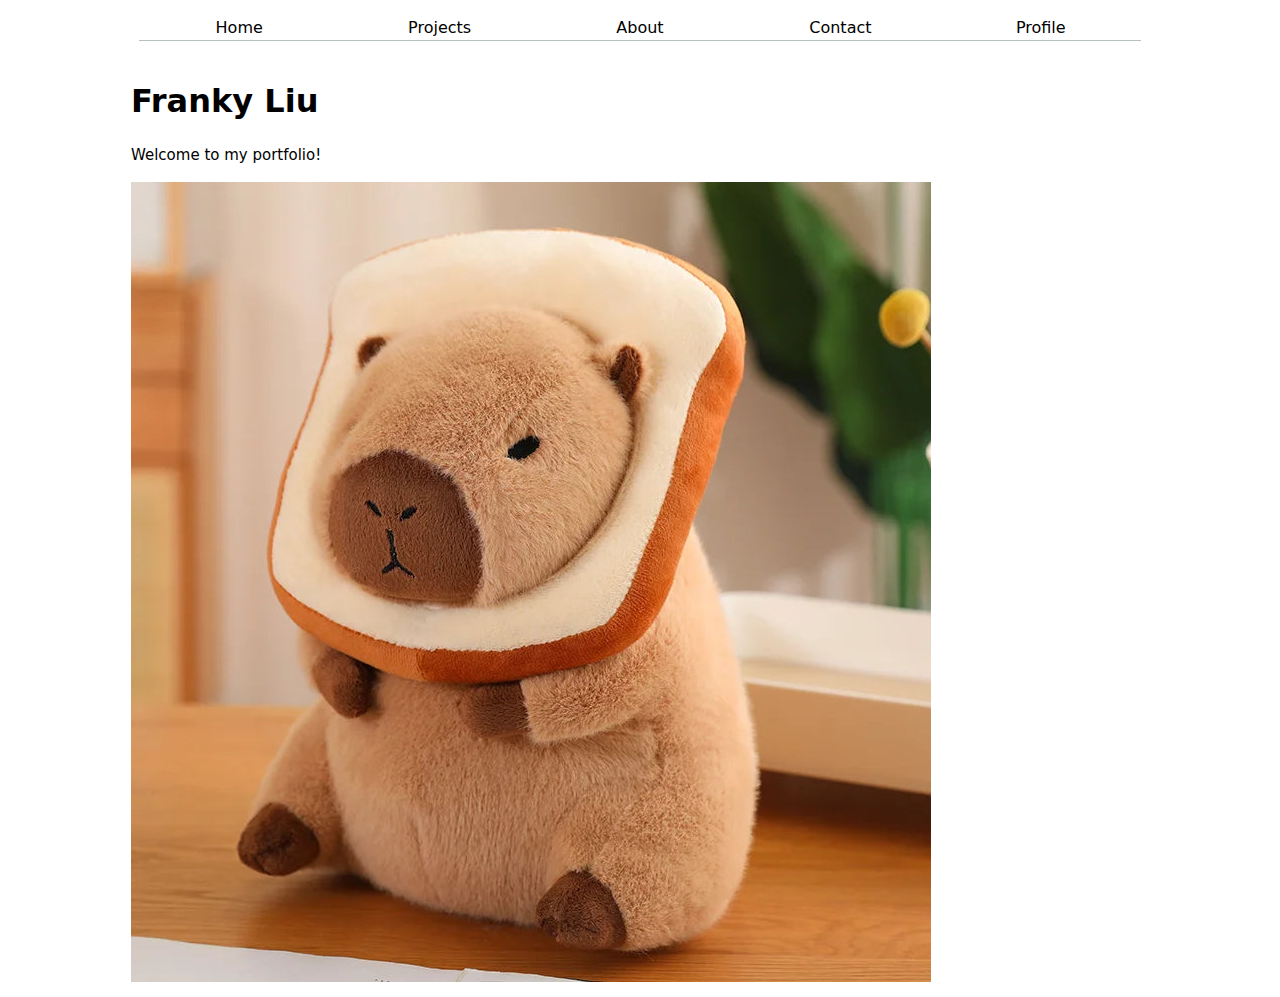
<file: index.html>
<!DOCTYPE html>
<html lang="en">
<head>
    <meta charset="UTF-8">
    <meta name="viewport" content="width=device-width, initial-scale=1.0">
    <title>Franky: Personal site and portfolio</title>
    <link rel="stylesheet" href="style.css">
</head>
<body>
    <nav>
    <a href="index.html">Home</a>
    <a href="projects/index.html">Projects</a>
    <a href="about/index.html">About</a>
    <a href="contact/index.html">Contact</a>
    <a href="https://github.com/chillingandcoding", target="blank">Profile</a>
    </nav>
    <h1>Franky Liu</h1>
    <p>Welcome to my portfolio!</p>
    <img src="images/capybara.jpeg" alt="A Capybara Plushie">
</body>
</html>
</file>
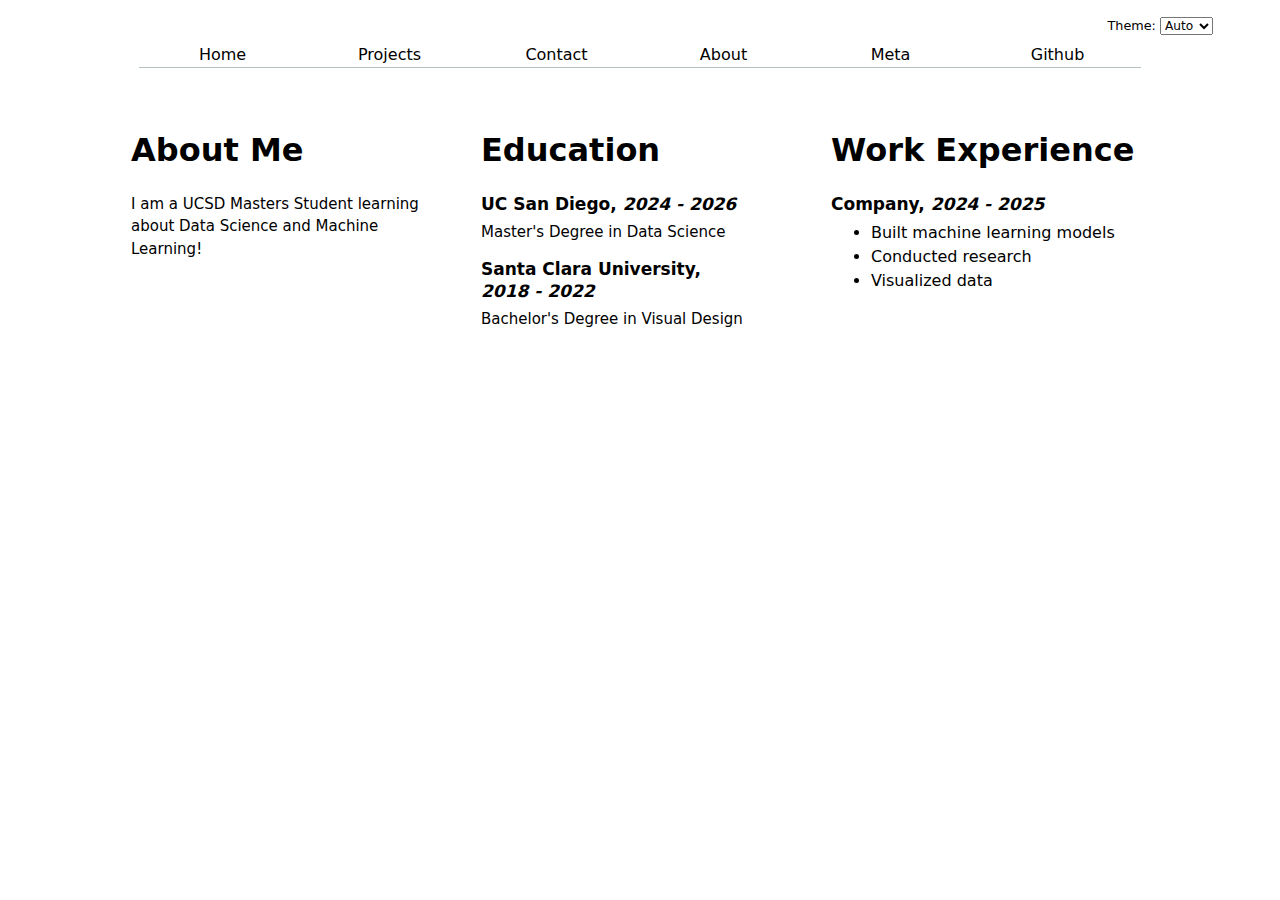
<file: about/index.html>
<!DOCTYPE html>
<html lang="en">

<head>
    <meta charset="UTF-8">
    <meta name="viewport" content="width=device-width, initial-scale=1.0">
    <title>Franky: About</title>
    <link rel="stylesheet" href="../style.css">
    <script src="../global.js" type="module"></script>
</head>

<body>
    <div class="About">
        <section>
            <h1>About Me</h1>
            <p>I am a UCSD Masters Student learning about Data Science and Machine Learning!</p>
        </section>
        <section>
            <h1>Education</h1>
            <article>
                <h2>UC San Diego, <i><time datetime="2024">2024</time>
                        - <time datetime="2026">2026</time></i></h2>
                <p>Master's Degree in Data Science</p>
            </article>
            <article>
                <h2>Santa Clara University, <i><time datetime="2018">2018</time>
                        - <time datetime="2022">2022</time></i></h2>
                <p>Bachelor's Degree in Visual Design</p>
            </article>
        </section>
        <section>
            <h1>Work Experience</h1>
            <article>
                <h2>Company, <i><time datetime="2024">2024</time>
                        - <time datetime="2025">2025</time></i></h2>
                <ul>
                    <li>Built machine learning models</li>
                    <li>Conducted research</li>
                    <li>Visualized data</li>
                </ul>
            </article>
        </section>
    </div>
</body>

</html>
</file>
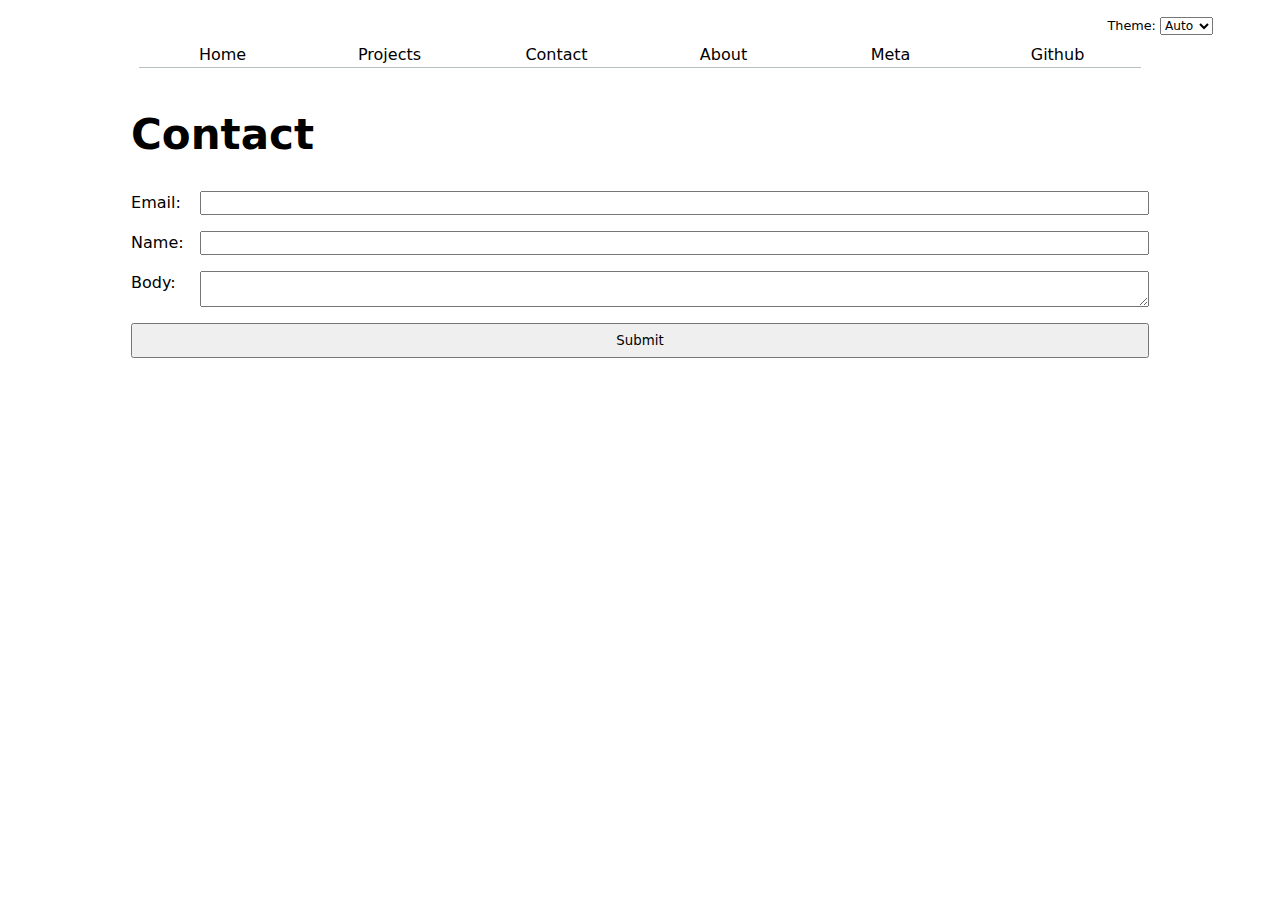
<file: contact/index.html>
<!DOCTYPE html>
<html lang="en">

<head>
    <meta charset="UTF-8">
    <meta name="viewport" content="width=device-width, initial-scale=1.0">
    <title>Franky: Contact</title>
    <link rel="stylesheet" href="../style.css">
    <script src="../global.js" type="module"></script>
</head>

<body>
    <h1 class="contact-text">Contact</h1>
    <form action="mailto:frliu@ucsd.edu" method="POST" enctype="text/plain">
        <label>
            Email:
            <input name="email" , type="email" required>
        </label>
        <label>
            Name:
            <input name="name" required>
        </label>
        <label>
            Body:
            <textarea name="body" required></textarea>
        </label>
        <button>Submit</button>
    </form>
</body>

</html>
</file>
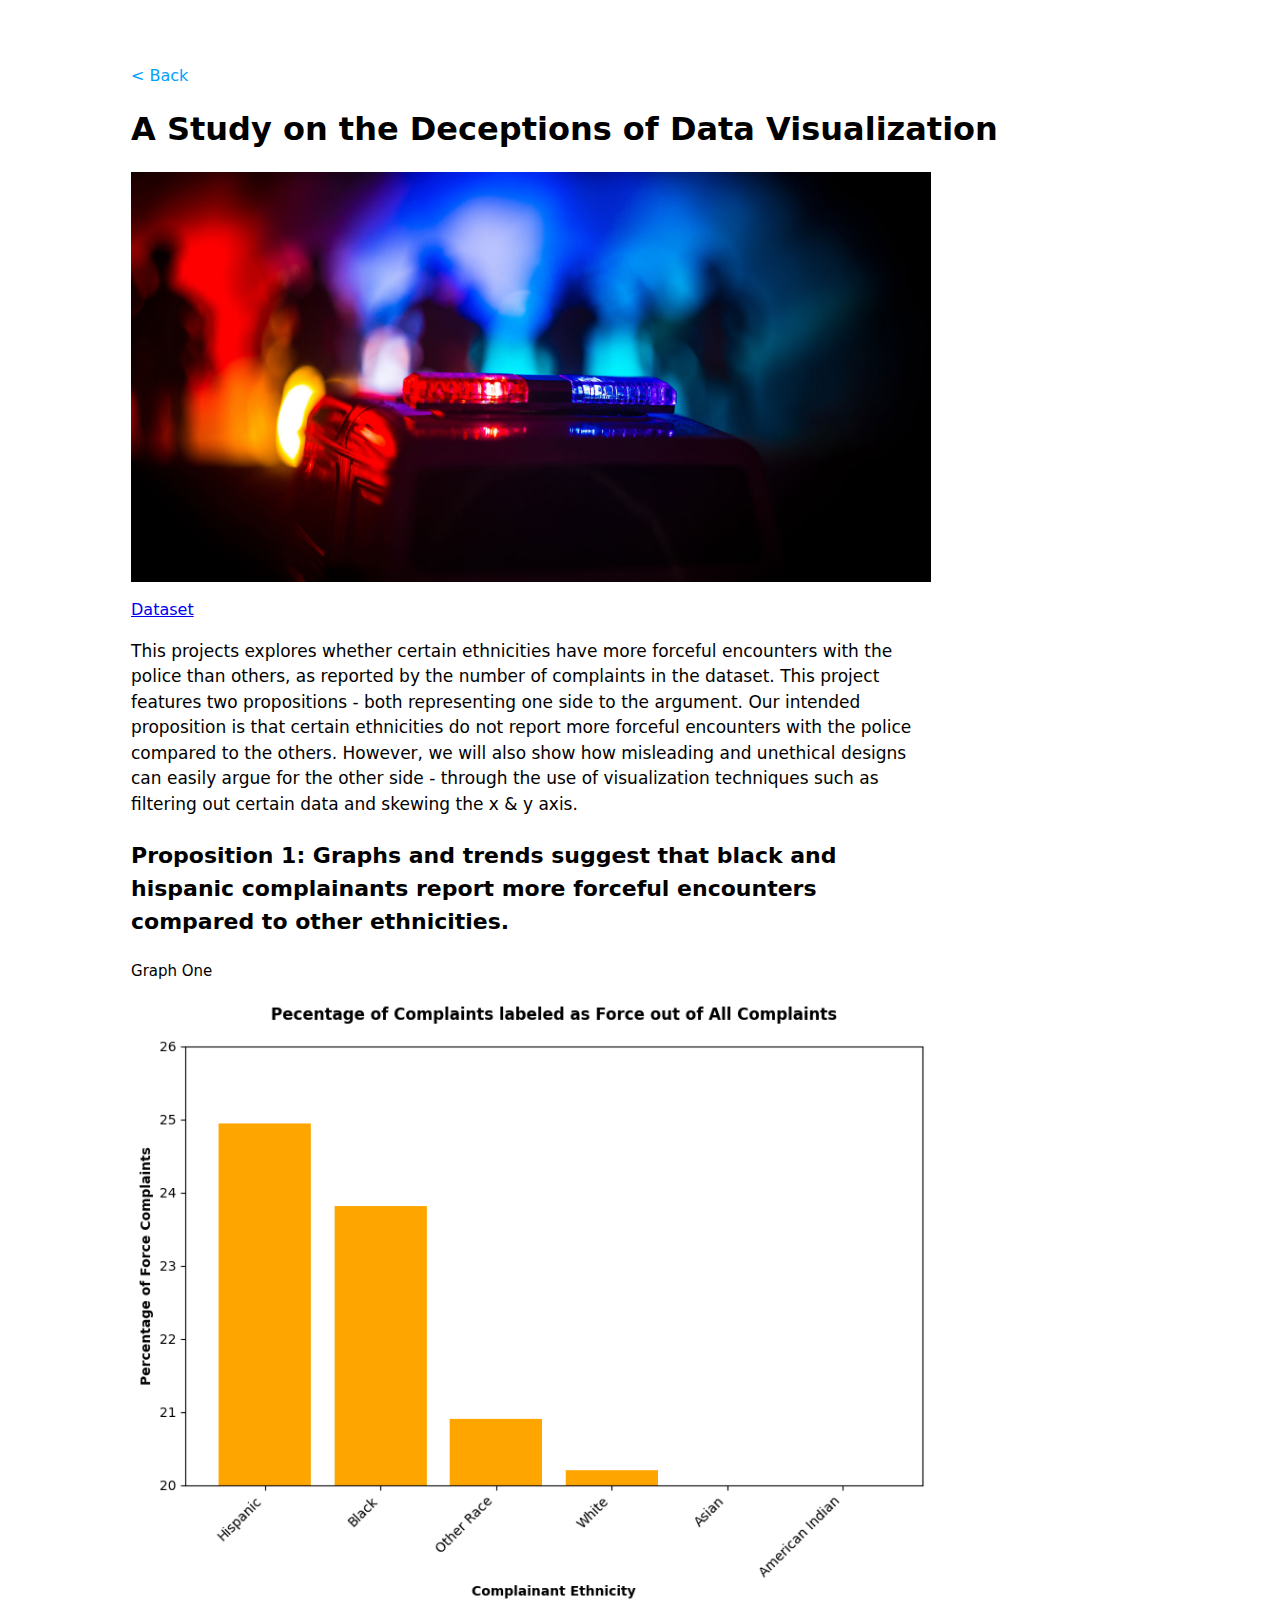
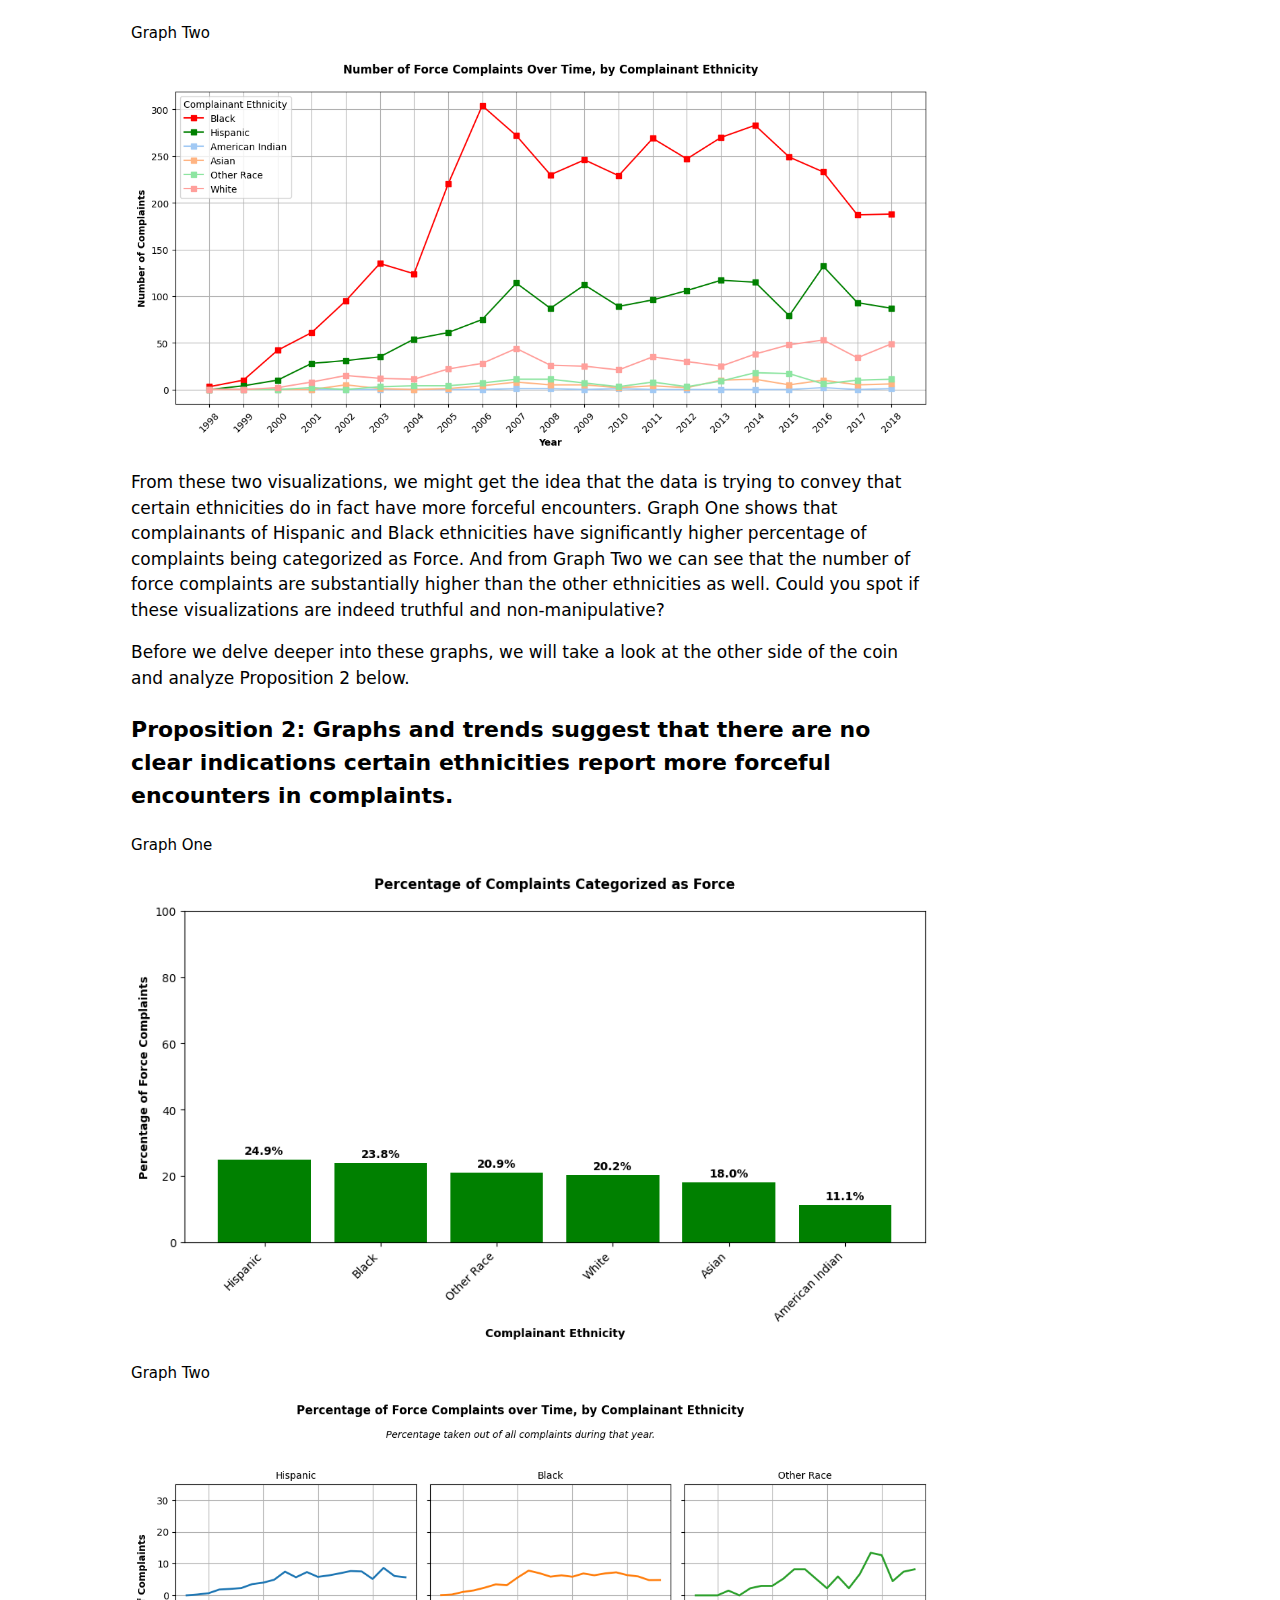
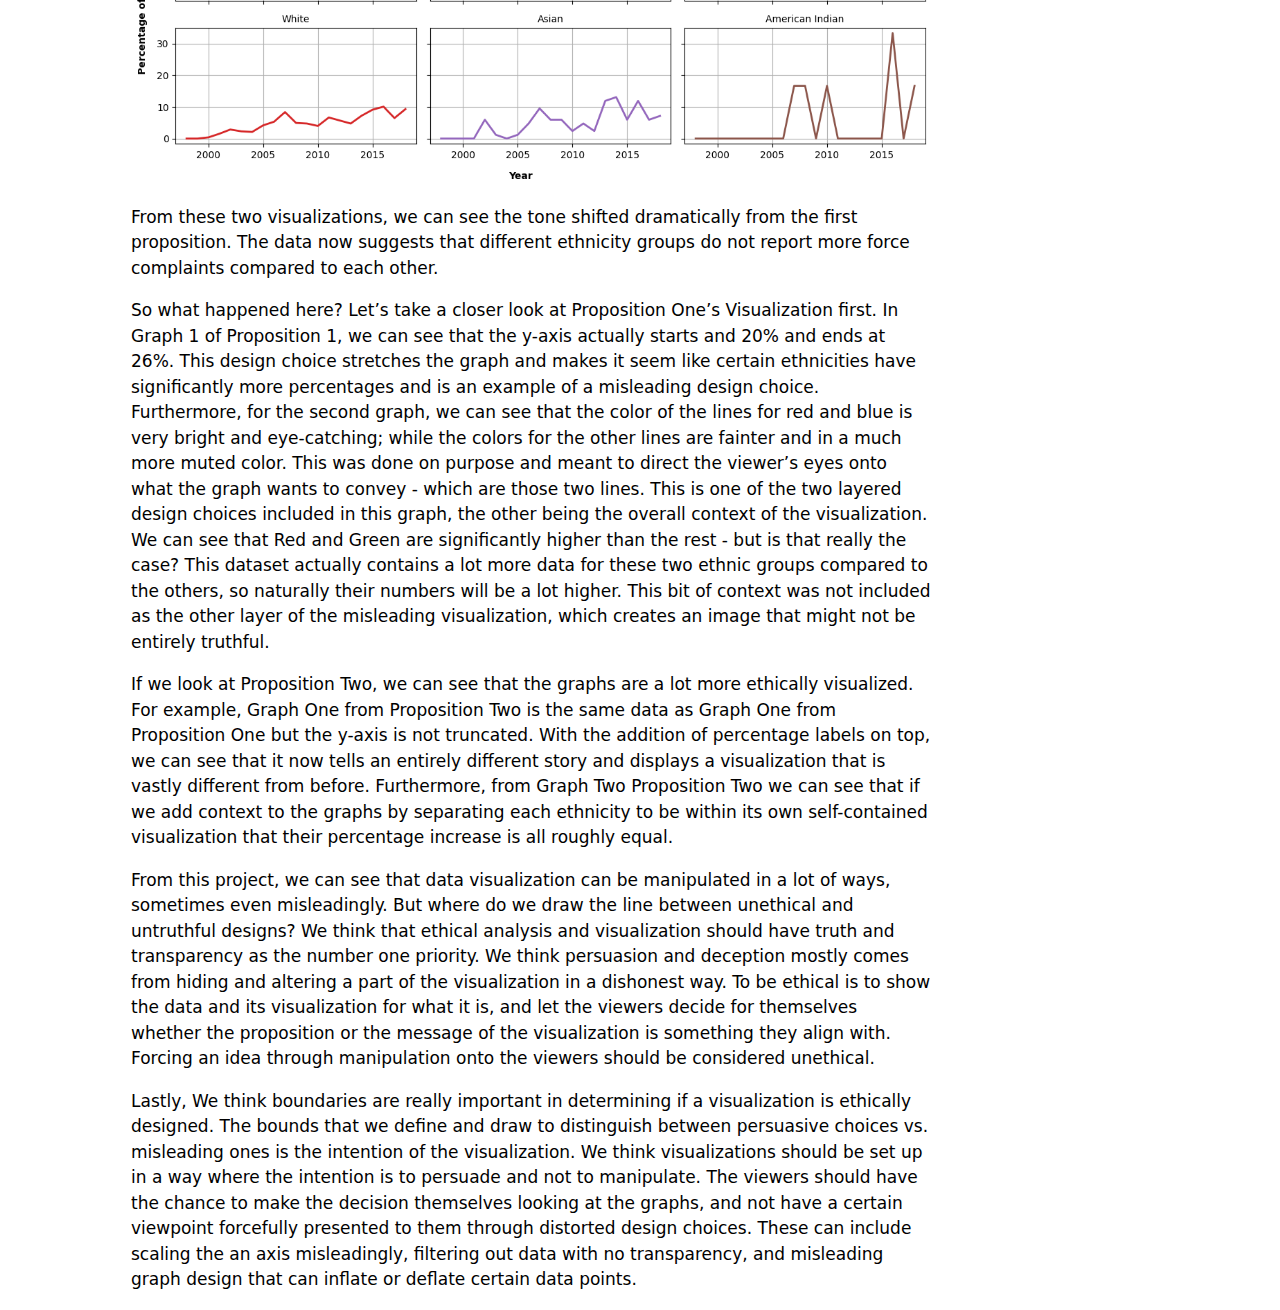
<file: projects/ethical_design/index.html>
<!DOCTYPE html>
<html lang="en">

<head>
  <meta charset="UTF-8">
  <meta name="viewport" content="width=device-width, initial-scale=1.0">
  <title>A study on the Deceptions of Data Visualization</title>
  <link rel="stylesheet" href="../../style.css">
  <script src="../../global.js" type="module" defer></script>
</head>

<body class="no-nav-bar">
  <div class="back-container">
    <a href="../" class="back">&lt; Back</a>
  </div>
  <h1 class="project1">A Study on the Deceptions of Data Visualization</h1>
  <img src="../../images/Police Project.jpg" class="project-image">
  <a href="https://projects.propublica.org/datastore/#civilian-complaints-against-new-york-city-police-officers"
    class="dataset-link" target="_blank">Dataset</a>
  <p class="project-desc">This projects explores whether certain ethnicities have more forceful encounters
    with the police than others, as reported by the number of complaints in the dataset. This project features two
    propositions - both representing one side to the argument. Our intended proposition is that certain ethnicities do
    not report more forceful encounters with the police compared to the others. However, we will also show how misleading and unethical designs can easily argue for the other side - through the use of  visualization techniques
    such
    as filtering out certain data and skewing the x & y axis. </p>
  <p class="project-desc1">Proposition 1: Graphs and trends suggest that black and hispanic complainants
    report more forceful encounters compared to other ethnicities.
  </p>
  <p>Graph One</p>
  <img src="../../images/img1-prop1.png" class="project-image">
  <p>Graph Two</p>
  <img src="../../images/img2-prop1.png" class="project-image">
  <p class="project-desc">From these two visualizations, we might get the idea that the data is trying to convey that
    certain ethnicities
    do in fact have more forceful encounters. Graph One shows that complainants of Hispanic and Black ethnicities have
    significantly higher percentage of complaints being categorized as Force. And from Graph Two we can see that the
    number
    of force complaints are substantially higher than the other ethnicities as well. Could you spot if these
    visualizations are
    indeed truthful and non-manipulative?
  </p>
  <p class="project-desc">Before we delve deeper into these graphs, we will take a look at the other side of the coin
    and analyze Proposition
    2 below.
  </p>
  <p class="project-desc1">Proposition 2: Graphs and trends suggest that there are no clear indications certain
    ethnicities report more forceful encounters in complaints.
  </p>
  <p>Graph One</p>
  <img src="../../images/img1-prop2.png" class="project-image">
  <p>Graph Two</p>
  <img src="../../images/img2-prop2.png" class="project-image">
  <p class="project-desc">From these two visualizations, we can see the tone shifted dramatically from the first
    proposition. The data now
    suggests that different ethnicity groups do not report more force complaints compared to each other.
  </p>
  <p class="project-desc">So what happened here? Let’s take a closer look at Proposition One’s Visualization first. In
    Graph 1 of Proposition
    1, we can see that the y-axis actually starts and 20% and ends at 26%. This design choice stretches the
    graph and makes it seem like certain ethnicities have significantly more percentages and is an example of a
    misleading design choice. Furthermore, for the second graph, we can see that the color of the lines for red and blue
    is very bright and eye-catching; while the colors for the other lines are fainter and in a much more muted color.
    This was done on purpose and meant to direct the viewer’s eyes onto what the graph wants to convey - which are
    those two lines. This is one of the two layered design choices included in this graph, the other being the overall
    context of the visualization. We can see that Red and Green are significantly higher than the rest - but is that
    really the case? This dataset actually contains a lot more data for these two ethnic groups compared to the others,
    so naturally their numbers will be a lot higher. This bit of context was not included as the other layer of the
    misleading visualization, which creates an image that might not be entirely truthful. </p>
  <p class="project-desc">If we look at Proposition Two, we can see that the graphs are a lot more ethically visualized.
    For example, Graph
    One from Proposition Two is the same data as Graph One from Proposition One but the y-axis is not truncated. With
    the addition of percentage labels on top, we can see that it now tells an entirely different story and displays a
    visualization that is vastly different from before. Furthermore, from Graph Two Proposition Two we can see that if
    we add context to the graphs by separating each ethnicity to be within its own self-contained visualization that
    their percentage increase is all roughly equal. </p>
  <p class="project-desc">From this project, we can see that data visualization can be manipulated in a lot of ways,
    sometimes even
    misleadingly. But where do we draw the line between unethical and untruthful designs? We think that ethical analysis
    and visualization should have truth and transparency as the number one priority. We think persuasion and deception
    mostly comes from hiding and altering a part of the visualization in a dishonest way. To be ethical is to show the
    data and its visualization for what it is, and let the viewers decide for themselves whether the proposition or the
    message of the visualization is something they align with. Forcing an idea through manipulation onto the viewers
    should be considered unethical. </p>
  <p class="project-desc">Lastly, We think boundaries are really important in determining if a visualization is
    ethically designed. The
    bounds that we define and draw to distinguish between persuasive choices vs. misleading ones is the intention of the
    visualization. We think visualizations should be set up in a way where the intention is to persuade and not to
    manipulate. The viewers should have the chance to make the decision themselves looking at the graphs, and not have a
    certain viewpoint forcefully presented to them through distorted design choices. These can include scaling the an
    axis misleadingly, filtering out data with no transparency, and misleading graph design that can inflate or deflate
    certain data points.</p>

</html>
</file>
<file: style.css>
:root {
  --color-accent: oklch(68% 0.17506 245.437);
  accent-color: var(--color-accent);
}

html {
  color-scheme: light dark;
}

body {
  /* Set line height to 1.5 times the font size
	   and use the OS’s UI font as the website font
	 */
  font: 100%/1.5 system-ui;
  max-width: 100ch;
  margin-inline: max(1em, (100% - 100ch) / 2);
}

nav {
  display: flex;
  clear: both;
  margin-bottom: 2em;
  padding: 0.5em;
}

nav a {
  flex: 1;
  text-decoration: none;
  color: inherit;
  text-align: center;
  border-bottom-width: 1px;
  border-bottom-style: solid;
  border-bottom-color: oklch(80% 3% 200);
}

@media (prefers-color-scheme: dark) {
  nav a {
    border-bottom-color: oklch(50% 10% 200 / 40%);
  }
}

@media (min-width: 1080px) {
  .color-scheme {
    float: right;
    margin-top: 0.5rem;
    margin-right: -5em;
  }
}

nav a.current {
  border-bottom-style: solid;
  border-bottom-width: 0.4em;
  font-weight: bold;
}

nav a:hover {
  border-bottom-width: 0.4em;
  border-bottom-style: solid;
  border-bottom-color: var(--color-accent);
  background-color: oklch(from var(--color-accent) 95% 5% h);
}

@media (prefers-color-scheme: dark) {
  nav a:hover {
    background-color: color-mix(in oklch, var(--color-accent), canvas 85%);
  }
}

form {
  display: grid;
  grid-template-columns: auto 1fr;
  gap: 1em;
}

.latest-projects {
  margin-top: 60px;
  margin-bottom: -30px;
  line-height: 0.8;
  font-size: 26px;
}

.home-name {
  font-size: 42px;
}

form label {
  display: contents;
  grid-column: 1 / -1;

}

form button {
  grid-column: 1 / -1;
  padding: 0.5rem;
}

.projects {
  display: grid;
  grid-template-columns: repeat(auto-fill, minmax(15em, 1fr));
  gap: 2rem;
  margin-top: 60px;
}

.projects-title {
  font-size: 42px;
}

.About {
  display: grid;
  grid-template-columns: repeat(3, 1fr);
  gap: 2rem;
}

@media (max-width: 48rem) {
  .About {
    grid-template-columns: 1fr;
  }
}

.About article {
  display: grid;
  grid-template-rows: subgrid;
  grid-row: span 3;
  gap: 1em;
}

.About article h2 {
  margin: 0;
}

.projects article {
  display: grid;
  grid-template-rows: subgrid;
  grid-row: span 3;
  gap: 1em;
}

.projects article h2 {
  margin: 0;
  font-size: 15px;
}

h1,
h2,
h3,
h4,
h5,
h6 {
  line-height: 1.3;
  text-wrap: balance;
}

h2 {
  font-size: 17px;
}

h2+p {
  margin-top: -10px
}

p {
  font-size: 15px;
}

form {
  margin-top: 10px;
}

ul {
  margin-top: -10px;
}

.color-scheme {
  font-family: inherit;
  font-size: 80%;
}

input,
textarea,
button,
select {
  font-family: inherit;
}

select {
  font-size: 95%
}

#profile-stats dl {
  display: grid;
  grid-template-columns: repeat(4, 1fr);
  text-align: left;
}

#profile-stats dt {
  grid-row: 1;
  font-weight: bold;
}

#profile-stats dd {
  grid-row: 2;
  margin: 0;
}

.github-stats {
  margin-top: 60px;
  line-height: 0.8;
  font-size: 26px;
}

dt {
  font-size: 16px;
  color: #999;
}

dd {
  font-size: 20px;

}

.year {
  margin-top: -0.5em;
  font-size: 13px;
  color: gray;
  font-weight: bold;
}

.projects article img {
  width: 100%;
  height: 200px;
  object-fit: cover;
  display: block;
}

.contact-text {
  font-size: 42px;
}

.no-nav-bar nav {
  display: none;
}

.no-nav-bar .color-scheme {
  display: none;
}

.back-container {
  margin-top: 4em;
}

.back {
  display: block;
  font-size: 16px;
  text-decoration: none;
  color: var(--color-accent);
  margin-top: 3em;
}

.back:hover {
  text-decoration: underline;
}

.project-image {
  width: 100%;
  max-width: 800px;
  margin-bottom: 1em;
  ;
  height: auto;
  display: block;
}

.projects img:hover {
  filter: brightness(70%);
}

.dataset-link {
  display: block;
  margin-top: 1em;
}

.project-desc {
  max-width: 800px;
  font-size: 17px;
}

.project-desc1 {
  max-width: 800px;
  font-size: 22px;
  font-weight: bold;
}

.wip {
  font-size: 42px;
}
</file>
